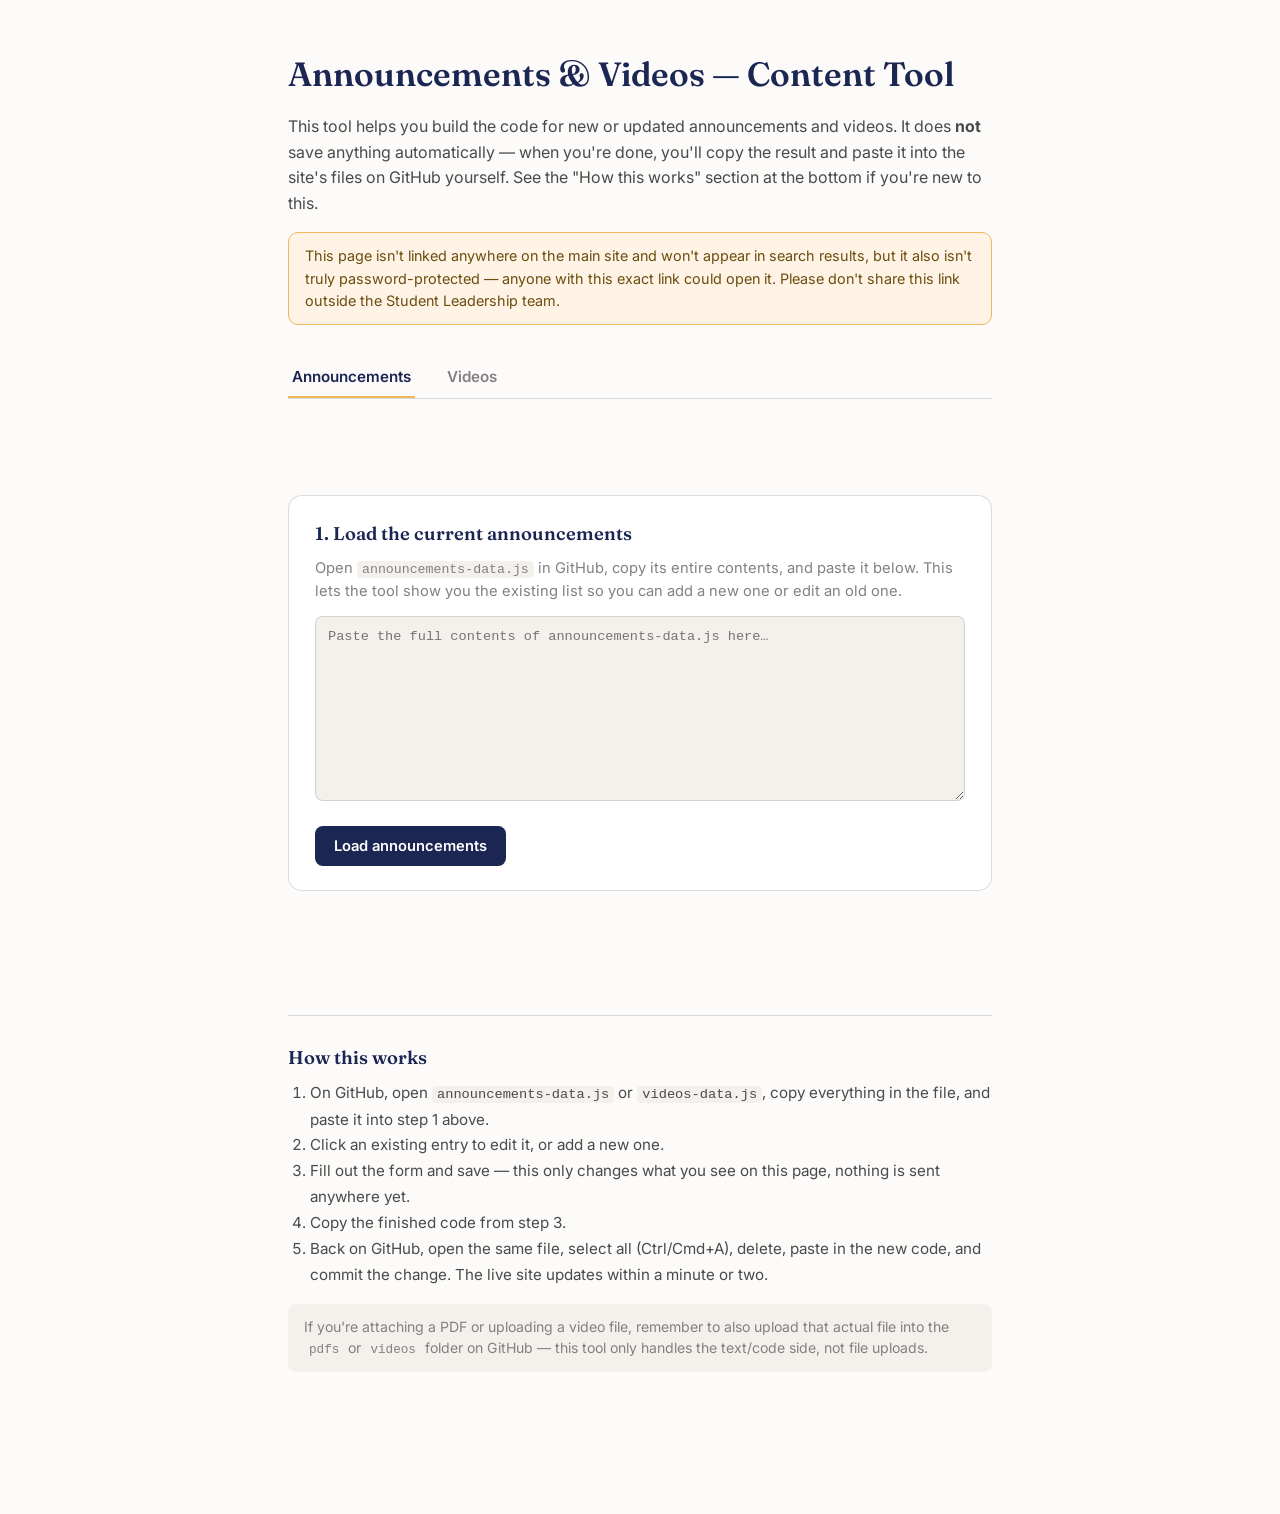
<file: leadership/index.html>
<!DOCTYPE html>
<html lang="en">
<head>
<meta charset="UTF-8">
<meta name="viewport" content="width=device-width, initial-scale=1.0">
<title>Content Tool — Latter UP</title>
<meta name="robots" content="noindex, nofollow">
<link rel="icon" href="../assets/favicon.svg" type="image/svg+xml">
<link rel="preconnect" href="https://fonts.googleapis.com">
<link rel="preconnect" href="https://fonts.gstatic.com" crossorigin>
<link href="https://fonts.googleapis.com/css2?family=Fraunces:opsz,wght@9..144,400;9..144,500;9..144,600;9..144,700&family=Inter:wght@400;500;600;700&display=swap" rel="stylesheet">
<link rel="stylesheet" href="../styles.css">
<link rel="stylesheet" href="leadership.css">
</head>
<body>

<div class="lt-page">
  <div class="wrap lt-wrap">

    <header class="lt-header">
      <h1 class="lt-title">Announcements &amp; Videos — Content Tool</h1>
      <p class="lt-lede">
        This tool helps you build the code for new or updated announcements and
        videos. It does <strong>not</strong> save anything automatically — when
        you're done, you'll copy the result and paste it into the site's files on
        GitHub yourself. See the "How this works" section at the bottom if
        you're new to this.
      </p>
      <p class="lt-warning">
        This page isn't linked anywhere on the main site and won't appear in
        search results, but it also isn't truly password-protected — anyone
        with this exact link could open it. Please don't share this link
        outside the Student Leadership team.
      </p>
    </header>

    <nav class="lt-tabs" role="tablist">
      <button class="lt-tab is-active" data-tab="announcements" role="tab" aria-selected="true">Announcements</button>
      <button class="lt-tab" data-tab="videos" role="tab" aria-selected="false">Videos</button>
    </nav>

    <!-- ================= ANNOUNCEMENTS PANEL ================= -->
    <section class="lt-panel is-active" id="panel-announcements" role="tabpanel">

      <div class="lt-step">
        <h2 class="lt-step-title">1. Load the current announcements</h2>
        <p class="lt-step-desc">
          Open <code>announcements-data.js</code> in GitHub, copy its entire
          contents, and paste it below. This lets the tool show you the
          existing list so you can add a new one or edit an old one.
        </p>
        <textarea id="ann-source" class="lt-textarea" placeholder="Paste the full contents of announcements-data.js here…" rows="8"></textarea>
        <div class="lt-actions">
          <button class="lt-btn lt-btn--primary" id="ann-load-btn">Load announcements</button>
          <span class="lt-status" id="ann-load-status"></span>
        </div>
      </div>

      <div class="lt-step" id="ann-list-step" hidden>
        <h2 class="lt-step-title">2. Current announcements</h2>
        <p class="lt-step-desc">Click one to edit it, or add a new one below.</p>
        <div class="lt-list" id="ann-list"></div>
        <button class="lt-btn lt-btn--secondary" id="ann-add-new-btn">+ Add a new announcement</button>
      </div>

      <div class="lt-step" id="ann-form-step" hidden>
        <h2 class="lt-step-title" id="ann-form-title">New announcement</h2>

        <label class="lt-label" for="ann-title">Title</label>
        <input class="lt-input" id="ann-title" type="text" placeholder="e.g. Weekly Activity — Fall Kickoff">

        <label class="lt-label" for="ann-date">Date</label>
        <input class="lt-input" id="ann-date" type="date">
        <p class="lt-hint">This controls the order — newest date shows first.</p>

        <label class="lt-label" for="ann-text">Details</label>
        <textarea class="lt-textarea" id="ann-text" rows="4" placeholder="What is this announcement about?"></textarea>
        <p class="lt-hint">
          You can add a link with <code>&lt;a href="https://example.com"&gt;link text&lt;/a&gt;</code>,
          or a line break with <code>&lt;br&gt;&lt;br&gt;</code>.
        </p>

        <label class="lt-label" for="ann-pdf">Attached PDF filename (optional)</label>
        <input class="lt-input" id="ann-pdf" type="text" placeholder="e.g. flyer.pdf or pdfs/flyer.pdf">
        <p class="lt-hint">
          Leave blank if there's no flyer. Upload the PDF itself separately
          into the <code>pdfs</code> folder on GitHub — this box just needs
          to match that file's name exactly.
        </p>

        <div class="lt-actions">
          <button class="lt-btn lt-btn--primary" id="ann-save-entry-btn">Save this announcement</button>
          <button class="lt-btn lt-btn--danger" id="ann-delete-entry-btn" hidden>Delete this announcement</button>
          <button class="lt-btn lt-btn--ghost" id="ann-cancel-btn">Cancel</button>
        </div>
      </div>

      <div class="lt-step" id="ann-output-step" hidden>
        <h2 class="lt-step-title">3. Copy the updated file</h2>
        <p class="lt-step-desc">
          Copy everything below, then in GitHub open <code>announcements-data.js</code>,
          select all the existing text, delete it, paste this in, and commit.
        </p>
        <div class="lt-actions">
          <button class="lt-btn lt-btn--primary" id="ann-copy-btn">Copy to clipboard</button>
          <span class="lt-status" id="ann-copy-status"></span>
        </div>
        <textarea class="lt-textarea lt-textarea--output" id="ann-output" rows="14" readonly></textarea>
      </div>

    </section>

    <!-- ================= VIDEOS PANEL ================= -->
    <section class="lt-panel" id="panel-videos" role="tabpanel" hidden>

      <div class="lt-step">
        <h2 class="lt-step-title">1. Load the current videos</h2>
        <p class="lt-step-desc">
          Open <code>videos-data.js</code> in GitHub, copy its entire
          contents, and paste it below.
        </p>
        <textarea id="vid-source" class="lt-textarea" placeholder="Paste the full contents of videos-data.js here…" rows="8"></textarea>
        <div class="lt-actions">
          <button class="lt-btn lt-btn--primary" id="vid-load-btn">Load videos</button>
          <span class="lt-status" id="vid-load-status"></span>
        </div>
      </div>

      <div class="lt-step" id="vid-list-step" hidden>
        <h2 class="lt-step-title">2. Current videos</h2>
        <p class="lt-step-desc">Click one to edit it, or add a new one below.</p>
        <div class="lt-list" id="vid-list"></div>
        <button class="lt-btn lt-btn--secondary" id="vid-add-new-btn">+ Add a new video</button>
      </div>

      <div class="lt-step" id="vid-form-step" hidden>
        <h2 class="lt-step-title" id="vid-form-title">New video</h2>

        <label class="lt-label" for="vid-title">Title</label>
        <input class="lt-input" id="vid-title" type="text" placeholder="e.g. September Family Night">

        <label class="lt-label" for="vid-date">Date</label>
        <input class="lt-input" id="vid-date" type="date">
        <p class="lt-hint">This controls the order — newest date shows first.</p>

        <label class="lt-label" for="vid-desc">Description (optional)</label>
        <textarea class="lt-textarea" id="vid-desc" rows="3" placeholder="A short description of what's in the video."></textarea>

        <label class="lt-label" for="vid-type">Video source</label>
        <div class="lt-radio-row">
          <label class="lt-radio"><input type="radio" name="vid-type" value="file" checked> Uploaded file (.mp4)</label>
          <label class="lt-radio"><input type="radio" name="vid-type" value="youtube"> YouTube link</label>
        </div>

        <div id="vid-file-fields">
          <label class="lt-label" for="vid-src">Video filename</label>
          <input class="lt-input" id="vid-src" type="text" placeholder="e.g. videos/september-family-night.mp4">
          <p class="lt-hint">
            Upload the actual .mp4 file separately into the <code>videos</code>
            folder on GitHub — this box just needs to match that file's name
            exactly. GitHub has a 25MB upload limit per file; for longer
            videos, use YouTube instead.
          </p>
        </div>

        <div id="vid-youtube-fields" hidden>
          <label class="lt-label" for="vid-yt">YouTube video ID or link</label>
          <input class="lt-input" id="vid-yt" type="text" placeholder="e.g. dQw4w9WgXcQ or the full YouTube URL">
          <p class="lt-hint">
            You can paste the full YouTube URL — this tool will pull out just
            the ID part automatically.
          </p>
        </div>

        <div class="lt-actions">
          <button class="lt-btn lt-btn--primary" id="vid-save-entry-btn">Save this video</button>
          <button class="lt-btn lt-btn--danger" id="vid-delete-entry-btn" hidden>Delete this video</button>
          <button class="lt-btn lt-btn--ghost" id="vid-cancel-btn">Cancel</button>
        </div>
      </div>

      <div class="lt-step" id="vid-output-step" hidden>
        <h2 class="lt-step-title">3. Copy the updated file</h2>
        <p class="lt-step-desc">
          Copy everything below, then in GitHub open <code>videos-data.js</code>,
          select all the existing text, delete it, paste this in, and commit.
        </p>
        <div class="lt-actions">
          <button class="lt-btn lt-btn--primary" id="vid-copy-btn">Copy to clipboard</button>
          <span class="lt-status" id="vid-copy-status"></span>
        </div>
        <textarea class="lt-textarea lt-textarea--output" id="vid-output" rows="14" readonly></textarea>
      </div>

    </section>

    <section class="lt-help">
      <h2 class="lt-step-title">How this works</h2>
      <ol class="lt-help-list">
        <li>On GitHub, open <code>announcements-data.js</code> or <code>videos-data.js</code>, copy everything in the file, and paste it into step 1 above.</li>
        <li>Click an existing entry to edit it, or add a new one.</li>
        <li>Fill out the form and save — this only changes what you see on this page, nothing is sent anywhere yet.</li>
        <li>Copy the finished code from step 3.</li>
        <li>Back on GitHub, open the same file, select all (Ctrl/Cmd+A), delete, paste in the new code, and commit the change. The live site updates within a minute or two.</li>
      </ol>
      <p class="lt-help-note">
        If you're attaching a PDF or uploading a video file, remember to also
        upload that actual file into the <code>pdfs</code> or <code>videos</code>
        folder on GitHub — this tool only handles the text/code side, not file
        uploads.
      </p>
    </section>

  </div>
</div>

<script src="leadership.js"></script>
</body>
</html>
</file>
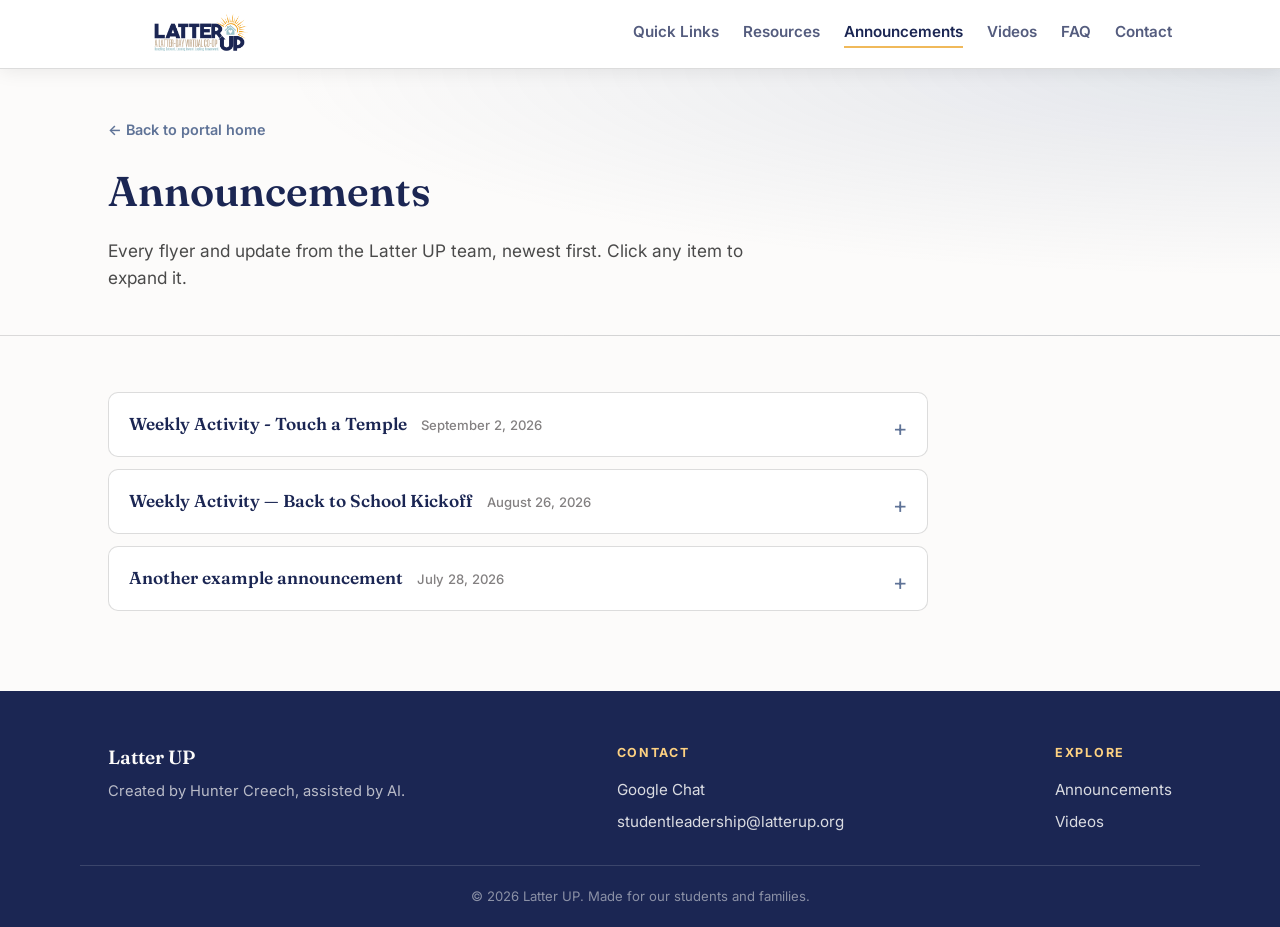
<file: announcements.html>
<!DOCTYPE html>
<html lang="en">
<head>
<meta charset="UTF-8">
<meta name="viewport" content="width=device-width, initial-scale=1.0">
<title>Announcements — Latter UP Student Portal</title>
<meta name="description" content="All announcements and flyers from Latter UP, an online LDS-based co-op.">
<link rel="icon" href="assets/favicon.png" type="image/png">
<link rel="preconnect" href="https://fonts.googleapis.com">
<link rel="preconnect" href="https://fonts.gstatic.com" crossorigin>
<link href="https://fonts.googleapis.com/css2?family=Fraunces:opsz,wght@9..144,400;9..144,500;9..144,600;9..144,700&family=Inter:wght@400;500;600;700&display=swap" rel="stylesheet">
<link rel="stylesheet" href="styles.css">
</head>
<body>

<a class="skip-link" href="#main">Skip to content</a>

<header class="site-header">
  <div class="wrap header-inner">
    <a class="brand" href="index.html">
      <img class="brand-logo" src="assets/logo.png" alt="Latter UP — A Latter-day Virtual Co-op">
    </a>
    <nav class="site-nav" aria-label="Primary">
      <a href="index.html#links">Quick Links</a>
      <a href="index.html#resources">Resources</a>
      <a href="announcements.html" aria-current="page">Announcements</a>
      <a href="videos.html">Videos</a>
      <a href="index.html#faq">FAQ</a>
      <a href="index.html#contact">Contact</a>
    </nav>
  </div>
</header>

<main id="main">

  <section class="page-hero">
    <div class="wrap">
      <a class="back-link" href="index.html">← Back to portal home</a>
      <h1 class="page-title">Announcements</h1>
      <p class="hero-lede">Every flyer and update from the Latter UP team, newest first. Click any item to expand it.</p>
    </div>
  </section>

  <section class="announcements-page">
    <div class="wrap">
      <div id="announcements-full-list" class="announcements-list"><!-- Populated by announcements-data.js --></div>
    </div>
  </section>

</main>

<footer class="site-footer" id="contact">
  <div class="wrap footer-inner">
    <div class="footer-brand">
      <span class="brand-name">Latter UP</span>
      <p>Created by Hunter Creech, assisted by AI.</p>
    </div>
    <div class="footer-links">
      <h3>Contact</h3>
      <a href="https://mail.google.com/chat" target="_blank" rel="noopener">Google Chat</a>
      <a href="mailto:studentleadership@latterup.org">studentleadership@latterup.org</a>
    </div>
    <div class="footer-links">
      <h3>Explore</h3>
      <a href="announcements.html">Announcements</a>
      <a href="videos.html">Videos</a>
    </div>
  </div>
  <p class="footer-note">© <span id="year"></span> Latter UP. Made for our students and families.</p>
</footer>

<script src="announcements-data.js"></script>
<script src="script.js"></script>
</body>
</html>
</file>
<file: styles.css>
/* ==========================================================================
   Latter UP Student Portal — Styles
   Theme tokens live at the top of this file. Change colors/fonts here.
   ========================================================================== */

:root {
  /* --- Brand palette (from the provided hex codes) --- */
  --navy: #1B2653;      /* headers, nav, primary text on light */
  --slate: #5F7397;     /* secondary accents, links, hover */
  --cream: #FCFBFA;     /* page background */
  --stone: #838081;     /* muted text, borders */
  --gold: #FDD181;      /* CTA accent, highlights */

  /* --- Derived tones --- */
  --navy-soft: #26315f;
  --cream-dim: #f4f1ec;
  --gold-deep: #f0b95a;
  --stone-line: rgba(131, 128, 129, 0.28);

  /* --- Type --- */
  --font-display: 'Fraunces', Georgia, serif;
  --font-body: 'Inter', -apple-system, BlinkMacSystemFont, 'Segoe UI', sans-serif;

  /* --- Layout --- */
  --wrap: 1120px;
  --radius: 14px;
  --shadow: 0 10px 30px -12px rgba(27, 38, 83, 0.25);
}

* { box-sizing: border-box; }
html { scroll-behavior: smooth; }

body {
  margin: 0;
  font-family: var(--font-body);
  background: var(--cream);
  color: var(--navy);
  line-height: 1.55;
  -webkit-font-smoothing: antialiased;
}

img, svg { display: block; max-width: 100%; }

.wrap {
  max-width: var(--wrap);
  margin: 0 auto;
  padding: 0 28px;
}

a { color: inherit; text-decoration: none; }

.skip-link {
  position: absolute;
  left: -999px;
  top: auto;
  background: var(--navy);
  color: var(--cream);
  padding: 12px 18px;
  border-radius: 8px;
  z-index: 100;
}
.skip-link:focus {
  left: 16px;
  top: 16px;
}

:focus-visible {
  outline: 3px solid var(--gold-deep);
  outline-offset: 3px;
}

/* ---------- Header ---------- */
.site-header {
  background: #ffffff;
  color: var(--navy);
  position: sticky;
  top: 0;
  z-index: 50;
  box-shadow: 0 2px 18px rgba(0,0,0,0.08);
  border-bottom: 1px solid var(--stone-line);
}

.header-inner {
  display: flex;
  align-items: center;
  justify-content: space-between;
  padding-top: 12px;
  padding-bottom: 12px;
  gap: 20px;
}

.brand {
  display: flex;
  align-items: center;
  flex-shrink: 0;
}
.brand-logo {
  height: 44px;
  width: auto;
  display: block;
}

.site-nav {
  display: flex;
  flex-wrap: wrap;
  gap: 24px;
}
.site-nav a {
  font-size: 0.95rem;
  font-weight: 600;
  color: var(--navy);
  opacity: 0.75;
  position: relative;
  padding-bottom: 4px;
  transition: opacity 0.2s ease;
}
.site-nav a:hover,
.site-nav a[aria-current="page"] { opacity: 1; }
.site-nav a::after {
  content: "";
  position: absolute;
  left: 0; bottom: 0;
  width: 0%;
  height: 2px;
  background: var(--gold-deep);
  transition: width 0.25s ease;
}
.site-nav a:hover::after,
.site-nav a[aria-current="page"]::after { width: 100%; }

/* ---------- Hero ---------- */
.hero {
  background:
    radial-gradient(ellipse at top right, rgba(95,115,151,0.16), transparent 55%),
    var(--cream);
  border-bottom: 1px solid var(--stone-line);
}
.hero-inner {
  padding: 84px 28px 68px;
  max-width: 760px;
}
.eyebrow {
  font-size: 0.8rem;
  text-transform: uppercase;
  letter-spacing: 0.18em;
  color: var(--slate);
  font-weight: 600;
  margin: 0 0 14px;
}
.hero h1 {
  font-family: var(--font-display);
  font-weight: 600;
  font-size: clamp(2rem, 4.2vw, 3rem);
  line-height: 1.14;
  margin: 0 0 20px;
  color: var(--navy);
}
.hero-lede {
  font-size: 1.08rem;
  color: #4a4a4a;
  max-width: 58ch;
  margin: 0;
}

/* ---------- Section scaffolding ---------- */
section { padding: 64px 0; }
.section-title {
  font-family: var(--font-display);
  font-weight: 600;
  font-size: clamp(1.5rem, 2.6vw, 2rem);
  margin: 0 0 8px;
  color: var(--navy);
}
.section-sub {
  color: var(--stone);
  margin: 0 0 36px;
  max-width: 60ch;
  font-size: 1rem;
}

/* ---------- Portal link cards (signature element) ---------- */
.card-grid {
  display: grid;
  grid-template-columns: repeat(auto-fit, minmax(260px, 1fr));
  gap: 22px;
}

.portal-card {
  position: relative;
  display: flex;
  flex-direction: column;
  gap: 6px;
  background: #ffffff;
  border: 1px solid var(--stone-line);
  border-radius: var(--radius);
  padding: 30px 26px 26px;
  overflow: hidden;
  transition: transform 0.22s ease, box-shadow 0.22s ease, border-color 0.22s ease;
}

.portal-card .corner-fold {
  position: absolute;
  top: 0; right: 0;
  width: 0;
  height: 0;
  border-style: solid;
  border-width: 0 34px 34px 0;
  border-color: transparent var(--gold) transparent transparent;
  transition: border-width 0.22s ease;
}

.portal-card:hover,
.portal-card:focus-visible {
  transform: translateY(-4px);
  box-shadow: var(--shadow);
  border-color: var(--slate);
}
.portal-card:hover .corner-fold {
  border-width: 0 44px 44px 0;
}

.card-icon {
  color: var(--navy);
  background: var(--cream-dim);
  width: 52px;
  height: 52px;
  border-radius: 12px;
  display: flex;
  align-items: center;
  justify-content: center;
  margin-bottom: 10px;
}

.card-title {
  font-family: var(--font-display);
  font-weight: 600;
  font-size: 1.25rem;
  color: var(--navy);
}
.card-desc {
  color: var(--stone);
  font-size: 0.95rem;
}
.card-cta {
  margin-top: 14px;
  font-weight: 600;
  font-size: 0.92rem;
  color: var(--slate);
}
.portal-card:hover .card-cta { color: var(--navy); }

/* ---------- Calendar ---------- */
.calendar { background: var(--cream); }

.calendar-layout {
  display: grid;
  grid-template-columns: minmax(0, 1.7fr) minmax(280px, 1fr);
  gap: 32px 24px;
  align-items: start;
}

.calendar-col .section-title,
.resources-col .section-title {
  margin-bottom: 8px;
}
.calendar-col .section-sub,
.resources-col .section-sub {
  margin-bottom: 20px;
}

.calendar-embed-wrap {
  border: 1px solid var(--stone-line);
  border-radius: var(--radius);
  overflow: hidden;
  background: #ffffff;
  box-shadow: var(--shadow);
  min-height: 460px;
}
.calendar-embed-wrap iframe {
  width: 100%;
  height: 100%;
  min-height: 460px;
  border: none;
  display: block;
}

@media (max-width: 900px) {
  .calendar-layout {
    grid-template-columns: 1fr;
  }
  .calendar-embed-wrap,
  .calendar-embed-wrap iframe {
    min-height: 380px;
  }
}

/* ---------- Resources & Media (list-style card) ---------- */
.resource-list {
  background: #ffffff;
  border: 1px solid var(--stone-line);
  border-radius: var(--radius);
  overflow: hidden;
  box-shadow: var(--shadow);
}

.resource-row {
  display: flex;
  align-items: center;
  gap: 14px;
  padding: 16px 20px;
  border-bottom: 1px solid var(--stone-line);
  transition: background 0.18s ease;
}
.resource-row:last-child {
  border-bottom: none;
}
.resource-row:hover,
.resource-row:focus-visible {
  background: var(--cream-dim);
}

.resource-icon {
  flex-shrink: 0;
  width: 34px;
  height: 34px;
  border-radius: 9px;
  display: flex;
  align-items: center;
  justify-content: center;
}
.resource-icon--docs     { background: #E8F0FE; color: #1A73E8; }
.resource-icon--slides   { background: #FEF3E4; color: #E9A50D; }
.resource-icon--sheets   { background: #E6F4EA; color: #1E8E3E; }
.resource-icon--classroom{ background: #E6F4EA; color: #188038; }
.resource-icon--video    { background: #FDE9E7; color: #EA4335; }

.resource-label {
  flex: 1;
  font-weight: 600;
  font-size: 0.98rem;
  color: var(--navy);
}

.resource-chevron {
  flex-shrink: 0;
  color: var(--stone);
  transition: transform 0.18s ease, color 0.18s ease;
}
.resource-row:hover .resource-chevron {
  transform: translateX(2px);
  color: var(--slate);
}

/* ---------- Section head row (title + "View all" link) ---------- */
.section-head-row {
  display: flex;
  flex-wrap: wrap;
  align-items: flex-end;
  justify-content: space-between;
  gap: 12px 24px;
  margin-bottom: 28px;
}
.section-head-row .section-title,
.section-head-row .section-sub {
  margin-bottom: 0;
}
.section-head-row .section-sub {
  margin-top: 8px;
}

.view-all-link {
  flex-shrink: 0;
  font-weight: 600;
  font-size: 0.92rem;
  color: var(--slate);
  white-space: nowrap;
  padding-bottom: 2px;
  border-bottom: 1px solid transparent;
  transition: color 0.2s ease, border-color 0.2s ease;
}
.view-all-link:hover {
  color: var(--navy);
  border-color: var(--navy);
}

/* ---------- Sub-page hero (Announcements / Videos pages) ---------- */
.page-hero {
  background:
    radial-gradient(ellipse at top right, rgba(95,115,151,0.16), transparent 55%),
    var(--cream);
  border-bottom: 1px solid var(--stone-line);
  padding: 48px 0 44px;
}
.back-link {
  display: inline-block;
  font-size: 0.9rem;
  font-weight: 600;
  color: var(--slate);
  margin-bottom: 18px;
  transition: color 0.2s ease;
}
.back-link:hover { color: var(--navy); }

.page-title {
  font-family: var(--font-display);
  font-weight: 600;
  font-size: clamp(1.8rem, 3.6vw, 2.6rem);
  margin: 0 0 14px;
  color: var(--navy);
}

.announcements-page,
.videos-page {
  padding: 56px 0 80px;
}

/* ---------- Videos ---------- */
.videos { background: var(--cream-dim); border-top: 1px solid var(--stone-line); border-bottom: 1px solid var(--stone-line); }

.video-grid {
  display: grid;
  grid-template-columns: repeat(auto-fit, minmax(280px, 1fr));
  gap: 24px;
}

.video-card {
  background: #ffffff;
  border: 1px solid var(--stone-line);
  border-radius: var(--radius);
  overflow: hidden;
  display: flex;
  flex-direction: column;
}

.video-frame-wrap {
  position: relative;
  width: 100%;
  aspect-ratio: 16 / 9;
  background: var(--navy);
}
.video-frame-wrap iframe,
.video-frame-wrap video {
  position: absolute;
  top: 0; left: 0;
  width: 100%;
  height: 100%;
  border: none;
  display: block;
  background: #000;
}

.video-card-body {
  padding: 18px 20px 22px;
}

.video-date {
  font-size: 0.78rem;
  text-transform: uppercase;
  letter-spacing: 0.08em;
  color: var(--slate);
  font-weight: 600;
}

.video-title {
  font-family: var(--font-display);
  font-weight: 600;
  font-size: 1.15rem;
  color: var(--navy);
  margin: 6px 0 8px;
}

.video-desc {
  color: var(--stone);
  font-size: 0.92rem;
  margin: 0;
}

/* ---------- Announcements ---------- */
.announcements { background: var(--cream); }

.announcements-list {
  display: flex;
  flex-direction: column;
  gap: 12px;
  max-width: 820px;
}

.announcement-item {
  background: #ffffff;
  border: 1px solid var(--stone-line);
  border-radius: 10px;
  overflow: hidden;
}

.announcement-item summary.announcement-question {
  list-style: none;
}
.announcement-item summary.announcement-question::-webkit-details-marker {
  display: none;
}

.announcement-question {
  width: 100%;
  cursor: pointer;
  padding: 18px 50px 18px 20px;
  position: relative;
}

.announcement-title-row {
  display: flex;
  flex-wrap: wrap;
  align-items: baseline;
  gap: 4px 14px;
}

.announcement-title-text {
  font-family: var(--font-display);
  font-weight: 600;
  font-size: 1.08rem;
  color: var(--navy);
}

.announcement-date {
  font-size: 0.82rem;
  color: var(--stone);
  font-weight: 500;
}

.announcement-question::after {
  content: "+";
  position: absolute;
  right: 20px;
  top: 18px;
  font-size: 1.4rem;
  font-weight: 400;
  color: var(--slate);
  transition: transform 0.25s ease, color 0.25s ease;
}

.announcement-item[open] .announcement-question::after {
  transform: rotate(45deg);
  color: var(--gold-deep);
}

.announcement-answer {
  color: #4a4a4a;
  font-size: 0.97rem;
  padding: 0 20px 22px;
}

.announcement-answer p {
  margin: 0 0 14px;
}
.announcement-answer p:last-child {
  margin-bottom: 0;
}

.pdf-embed {
  margin-top: 6px;
  border: 1px solid var(--stone-line);
  border-radius: 10px;
  overflow: hidden;
  background: var(--cream-dim);
}

.pdf-frame {
  width: 100%;
  height: 70vh;
  min-height: 420px;
  max-height: 800px;
  display: block;
  border: none;
}

.pdf-fallback {
  margin: 0 !important;
  padding: 10px 14px;
  font-size: 0.85rem;
  border-top: 1px solid var(--stone-line);
  background: #ffffff;
}
.pdf-fallback a {
  color: var(--slate);
  font-weight: 600;
}
.pdf-fallback a:hover {
  color: var(--navy);
}

/* ---------- FAQ ---------- */
.faq { background: var(--cream-dim); border-top: 1px solid var(--stone-line); border-bottom: 1px solid var(--stone-line); }

.faq-list {
  display: flex;
  flex-direction: column;
  gap: 12px;
  max-width: 820px;
}

.faq-item {
  background: #ffffff;
  border: 1px solid var(--stone-line);
  border-radius: 10px;
  overflow: hidden;
}

/* Native <details>/<summary> — remove default browser arrow/triangle */
.faq-item summary.faq-question {
  list-style: none;
}
.faq-item summary.faq-question::-webkit-details-marker {
  display: none;
}

.faq-question {
  width: 100%;
  cursor: pointer;
  font-family: var(--font-body);
  font-weight: 600;
  font-size: 1rem;
  color: var(--navy);
  padding: 18px 50px 18px 20px;
  position: relative;
}

.faq-question::after {
  content: "+";
  position: absolute;
  right: 20px;
  top: 50%;
  transform: translateY(-50%);
  font-size: 1.4rem;
  font-weight: 400;
  color: var(--slate);
  transition: transform 0.25s ease, color 0.25s ease;
}

.faq-item[open] .faq-question::after {
  transform: translateY(-50%) rotate(45deg);
  color: var(--gold-deep);
}

.faq-answer {
  color: #4a4a4a;
  font-size: 0.97rem;
  padding: 0 20px 20px;
}

.faq-answer p {
  margin: 0;
}

/* ---------- Footer ---------- */
.site-footer {
  background: var(--navy);
  color: var(--cream);
  padding: 52px 0 20px;
}
.footer-inner {
  display: flex;
  flex-wrap: wrap;
  justify-content: space-between;
  gap: 32px;
  padding-bottom: 32px;
  border-bottom: 1px solid rgba(252,251,250,0.14);
}
.footer-brand .brand-name {
  font-family: var(--font-display);
  font-size: 1.2rem;
  font-weight: 600;
}
.footer-brand p {
  color: rgba(252,251,250,0.7);
  max-width: 34ch;
  margin-top: 8px;
  font-size: 0.92rem;
}
.footer-links {
  display: flex;
  flex-direction: column;
  gap: 8px;
}
.footer-links h3 {
  font-size: 0.78rem;
  text-transform: uppercase;
  letter-spacing: 0.14em;
  color: var(--gold);
  margin: 0 0 8px;
}
.footer-links a {
  color: rgba(252,251,250,0.85);
  font-size: 0.95rem;
  transition: color 0.2s ease;
}
.footer-links a:hover { color: var(--gold); }

.footer-note {
  text-align: center;
  color: rgba(252,251,250,0.5);
  font-size: 0.82rem;
  margin: 20px 0 0;
}

/* ---------- Responsive ---------- */
@media (max-width: 640px) {
  .site-nav { gap: 14px; }
  .header-inner { flex-wrap: wrap; gap: 10px; }
  .brand-logo { height: 34px; }
  .hero-inner { padding: 56px 24px 48px; }
  section { padding: 48px 0; }
}
</file>
<file: leadership/leadership.css>
/* ==========================================================================
   Latter UP — Leadership Content Tool Styles
   Reuses the site's color/font variables from ../styles.css
   ========================================================================== */

.lt-page {
  background: var(--cream);
  min-height: 100vh;
  padding: 48px 0 80px;
}

.lt-wrap {
  max-width: 760px;
}

.lt-header {
  margin-bottom: 32px;
}

.lt-title {
  font-family: var(--font-display);
  font-weight: 600;
  font-size: clamp(1.6rem, 3vw, 2.1rem);
  color: var(--navy);
  margin: 0 0 14px;
}

.lt-lede {
  color: #4a4a4a;
  font-size: 1rem;
  line-height: 1.6;
  margin: 0 0 16px;
}

.lt-warning {
  background: #FEF3E4;
  border: 1px solid var(--gold-deep);
  border-radius: 10px;
  padding: 12px 16px;
  font-size: 0.9rem;
  color: #6b4d10;
  margin: 0;
}

/* ---------- Tabs ---------- */
.lt-tabs {
  display: flex;
  gap: 4px;
  border-bottom: 1px solid var(--stone-line);
  margin-bottom: 32px;
}
.lt-tab {
  font-family: var(--font-body);
  font-weight: 600;
  font-size: 0.95rem;
  color: var(--stone);
  background: none;
  border: none;
  border-bottom: 2px solid transparent;
  padding: 10px 4px;
  margin-right: 24px;
  cursor: pointer;
  transition: color 0.18s ease, border-color 0.18s ease;
}
.lt-tab:hover { color: var(--navy); }
.lt-tab.is-active {
  color: var(--navy);
  border-bottom-color: var(--gold-deep);
}

.lt-panel { display: none; }
.lt-panel.is-active { display: block; }

/* ---------- Step blocks ---------- */
.lt-step {
  background: #ffffff;
  border: 1px solid var(--stone-line);
  border-radius: var(--radius);
  padding: 24px 26px;
  margin-bottom: 20px;
}

.lt-step-title {
  font-family: var(--font-display);
  font-weight: 600;
  font-size: 1.15rem;
  color: var(--navy);
  margin: 0 0 8px;
}

.lt-step-desc {
  color: var(--stone);
  font-size: 0.92rem;
  margin: 0 0 14px;
  line-height: 1.5;
}

/* ---------- Form elements ---------- */
.lt-label {
  display: block;
  font-weight: 600;
  font-size: 0.88rem;
  color: var(--navy);
  margin: 18px 0 6px;
}
.lt-label:first-of-type { margin-top: 0; }

.lt-input,
.lt-textarea {
  width: 100%;
  font-family: var(--font-body);
  font-size: 0.95rem;
  color: var(--navy);
  background: var(--cream-dim);
  border: 1px solid var(--stone-line);
  border-radius: 8px;
  padding: 10px 12px;
  box-sizing: border-box;
  transition: border-color 0.18s ease, background 0.18s ease;
}
.lt-input:focus,
.lt-textarea:focus {
  outline: none;
  border-color: var(--slate);
  background: #ffffff;
}

.lt-textarea {
  resize: vertical;
  font-family: 'SFMono-Regular', Consolas, 'Liberation Mono', Menlo, monospace;
  font-size: 0.85rem;
  line-height: 1.5;
}
.lt-textarea--output {
  background: var(--navy);
  color: #d8e0f0;
  border-color: var(--navy);
}

.lt-hint {
  font-size: 0.82rem;
  color: var(--stone);
  margin: 6px 0 0;
  line-height: 1.5;
}
.lt-hint code {
  background: var(--cream-dim);
  padding: 1px 5px;
  border-radius: 4px;
  font-size: 0.8em;
}

.lt-radio-row {
  display: flex;
  gap: 20px;
  margin-top: 4px;
}
.lt-radio {
  display: flex;
  align-items: center;
  gap: 6px;
  font-size: 0.92rem;
  font-weight: 500;
  color: var(--navy);
  cursor: pointer;
}

code {
  background: var(--cream-dim);
  padding: 1px 5px;
  border-radius: 4px;
  font-size: 0.9em;
}

/* ---------- Buttons ---------- */
.lt-actions {
  display: flex;
  align-items: center;
  flex-wrap: wrap;
  gap: 12px;
  margin-top: 18px;
}

.lt-btn {
  font-family: var(--font-body);
  font-weight: 600;
  font-size: 0.92rem;
  border-radius: 8px;
  padding: 10px 18px;
  cursor: pointer;
  border: 1px solid transparent;
  transition: transform 0.15s ease, box-shadow 0.15s ease, background 0.15s ease;
}
.lt-btn:active { transform: translateY(1px); }

.lt-btn--primary {
  background: var(--navy);
  color: #ffffff;
}
.lt-btn--primary:hover { background: var(--navy-soft); }

.lt-btn--secondary {
  background: var(--gold);
  color: var(--navy);
}
.lt-btn--secondary:hover { background: var(--gold-deep); }

.lt-btn--ghost {
  background: transparent;
  border-color: var(--stone-line);
  color: var(--stone);
}
.lt-btn--ghost:hover { color: var(--navy); border-color: var(--slate); }

.lt-btn--danger {
  background: #ffffff;
  border-color: #d9534f;
  color: #d9534f;
}
.lt-btn--danger:hover { background: #fdecea; }

.lt-status {
  font-size: 0.88rem;
  font-weight: 600;
  color: #1e8e3e;
}

/* ---------- Entry list ---------- */
.lt-list {
  display: flex;
  flex-direction: column;
  gap: 8px;
  margin-bottom: 16px;
}

.lt-list-item {
  display: flex;
  align-items: center;
  justify-content: space-between;
  gap: 12px;
  background: var(--cream-dim);
  border: 1px solid var(--stone-line);
  border-radius: 8px;
  padding: 12px 14px;
  cursor: pointer;
  transition: background 0.15s ease, border-color 0.15s ease;
}
.lt-list-item:hover {
  background: #ffffff;
  border-color: var(--slate);
}

.lt-list-item-title {
  font-weight: 600;
  color: var(--navy);
  font-size: 0.95rem;
}
.lt-list-item-date {
  font-size: 0.82rem;
  color: var(--stone);
  flex-shrink: 0;
}

.lt-list-empty {
  color: var(--stone);
  font-size: 0.9rem;
  font-style: italic;
}

/* ---------- Help section ---------- */
.lt-help {
  margin-top: 40px;
  padding-top: 28px;
  border-top: 1px solid var(--stone-line);
}
.lt-help-list {
  color: #4a4a4a;
  font-size: 0.95rem;
  line-height: 1.7;
  padding-left: 22px;
  margin: 0 0 16px;
}
.lt-help-note {
  font-size: 0.88rem;
  color: var(--stone);
  background: var(--cream-dim);
  border-radius: 8px;
  padding: 12px 16px;
  margin: 0;
}

@media (max-width: 600px) {
  .lt-page { padding: 32px 0 60px; }
  .lt-step { padding: 20px 18px; }
  .lt-radio-row { flex-direction: column; gap: 8px; }
}
</file>
